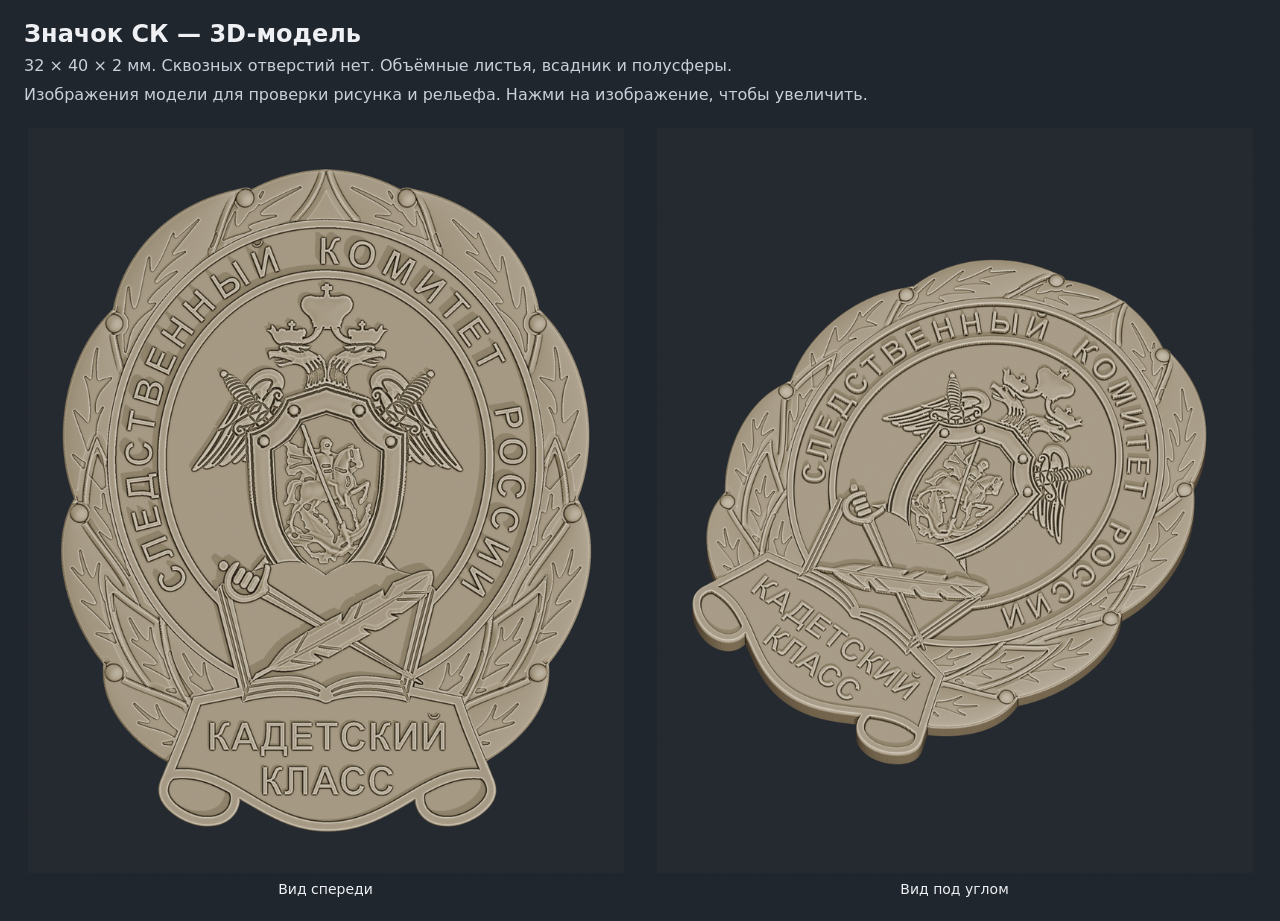
<file: index.html>
<!doctype html>
<html lang="ru"><head><meta charset="utf-8"><meta name="viewport" content="width=device-width,initial-scale=1"><title>Значок СК — 3D-модель</title>
<style>*{box-sizing:border-box}body{margin:0;background:#20262e;color:#eef0f3;font:16px system-ui}header{padding:20px 24px 6px}h1{font-size:24px;margin:0 0 8px}p{margin:0 0 10px;color:#c9d0da}.views{display:grid;grid-template-columns:1fr 1fr;gap:18px;padding:8px 20px 24px;max-width:1700px;margin:auto}.views img{display:block;width:100%;max-height:calc(100vh - 155px);object-fit:contain}.views a{color:inherit;text-decoration:none}figcaption{text-align:center;margin-top:8px;font-size:14px}figure{margin:0}@media(max-width:700px){.views{grid-template-columns:1fr}.views img{max-height:85vh}h1{font-size:20px}}</style><link rel="stylesheet" href="viewer.css"></head>
<body><header><h1>Значок СК — 3D-модель</h1><p>32 × 40 × 2 мм. Сквозных отверстий нет. Объёмные листья, всадник и полусферы.</p><p>Изображения модели для проверки рисунка и рельефа. Нажми на изображение, чтобы увеличить.</p></header>
<main class="views"><figure><a href="badge-front-clean.png"><img src="badge-front-clean.png" alt="Значок СК, вид спереди"></a><figcaption>Вид спереди</figcaption></figure><figure><a href="badge-angle-clean.png"><img src="badge-angle-clean.png" alt="Значок СК, вид под углом"></a><figcaption>Вид под углом</figcaption></figure></main><script src="viewer.js"></script></body></html>
</file>
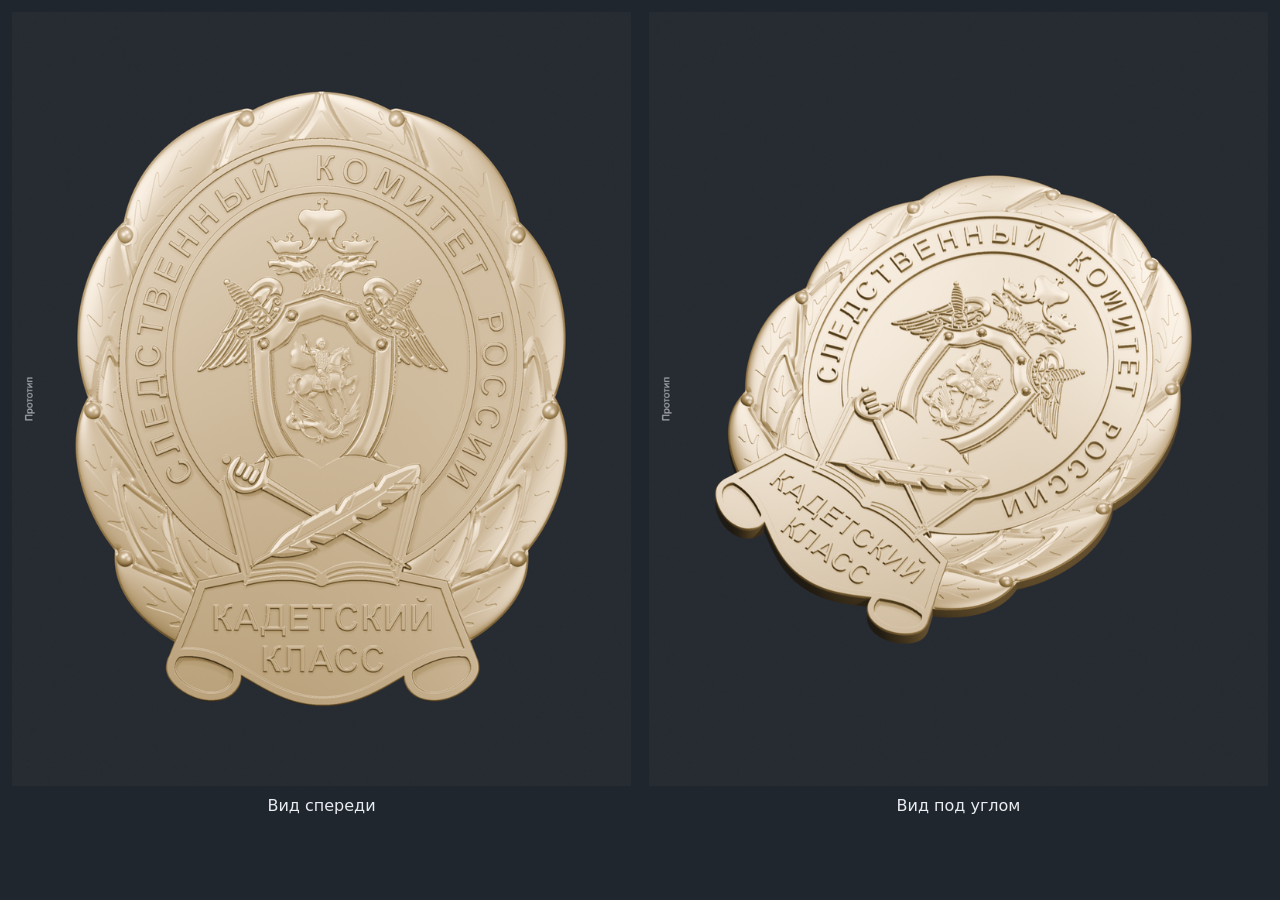
<file: prototype-v7/index.html>
<!doctype html><html lang="ru"><head><meta charset="utf-8"><meta name="viewport" content="width=device-width,initial-scale=1"><title>Значок СК — превью</title><link rel="stylesheet" href="../viewer.css"><style>body{margin:0;background:#20262e;color:#e9ecf1;font:16px system-ui}main{display:flex;gap:18px;max-width:1400px;padding:12px;margin:auto}figure{margin:0;flex:1}img{display:block;width:100%;height:auto}figcaption{text-align:center;padding:10px}@media(max-width:700px){main{display:block}}</style></head><body><main><figure><a href="front.png"><img src="front.png" alt="Значок спереди, Прототип слева вне композиции"></a><figcaption>Вид спереди</figcaption></figure><figure><a href="angle.png"><img src="angle.png" alt="Значок под углом, Прототип сбоку"></a><figcaption>Вид под углом</figcaption></figure></main><script src="../viewer.js"></script></body></html>
</file>
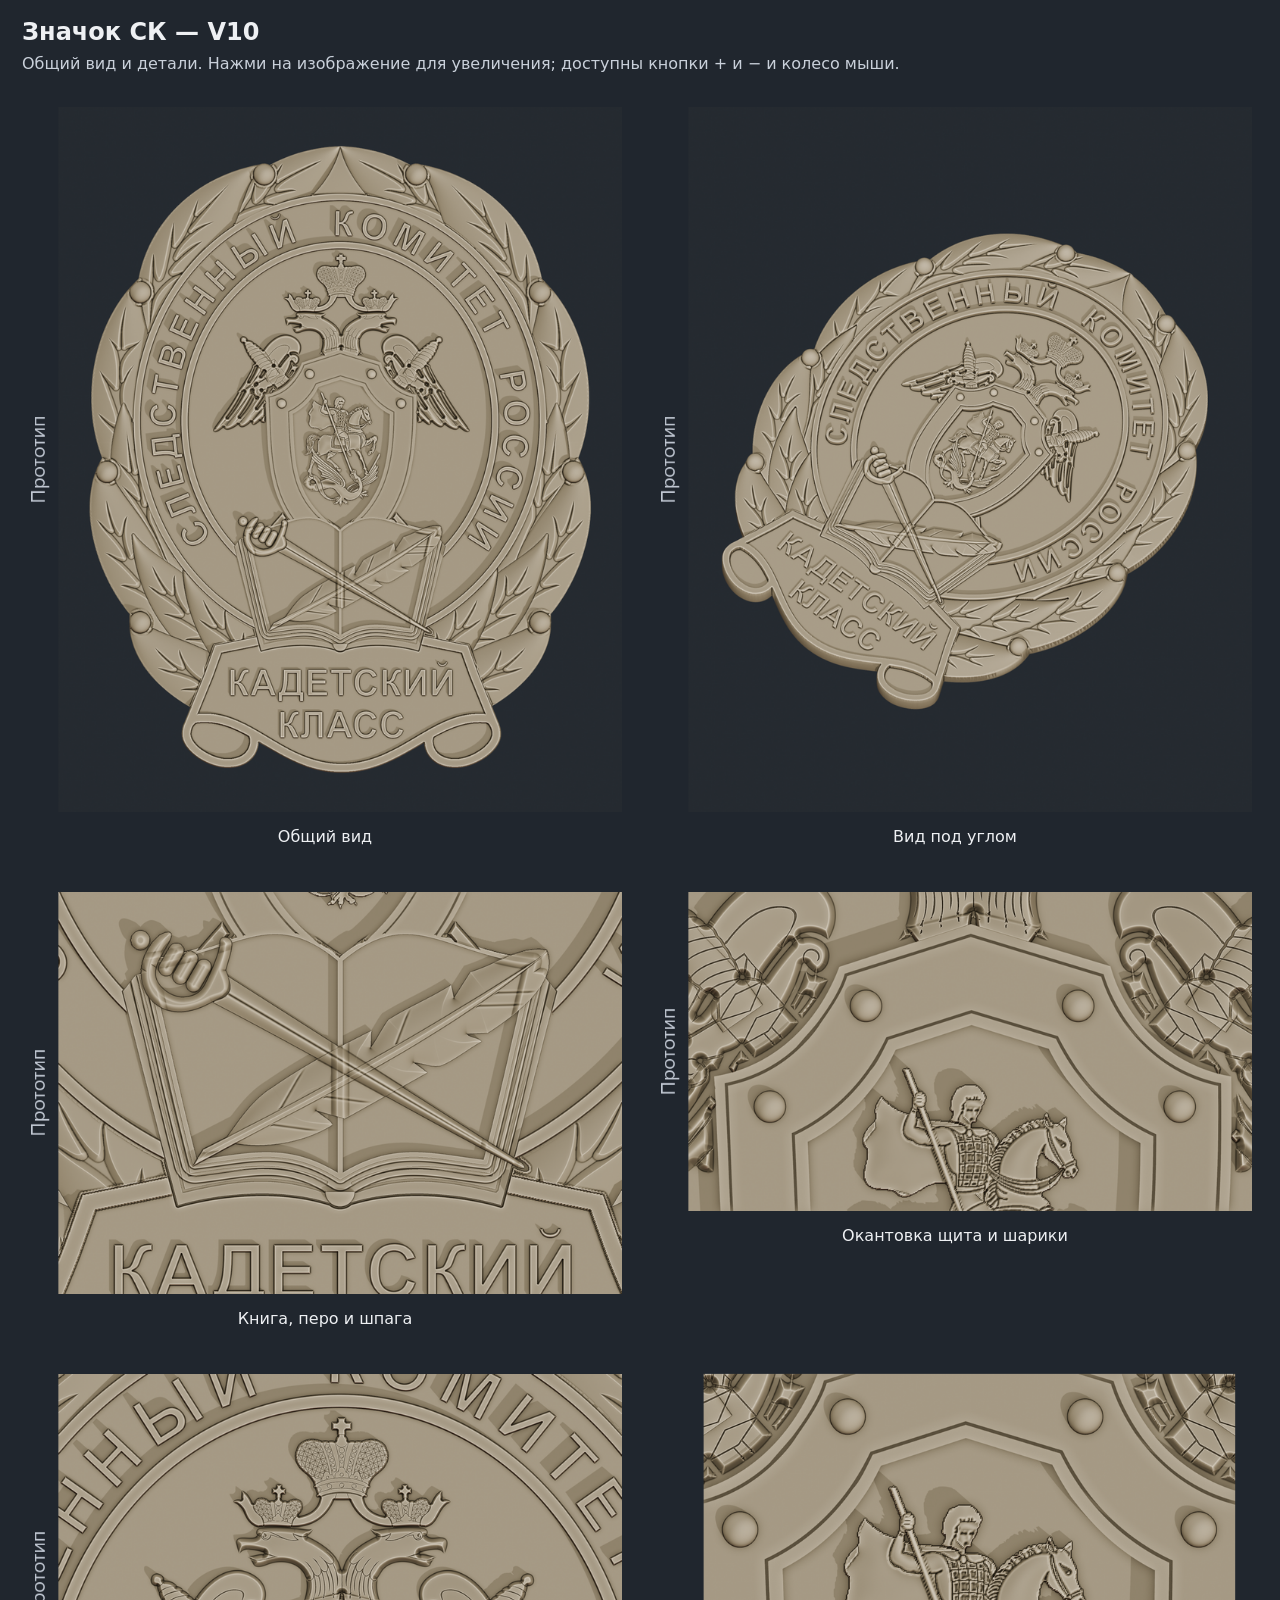
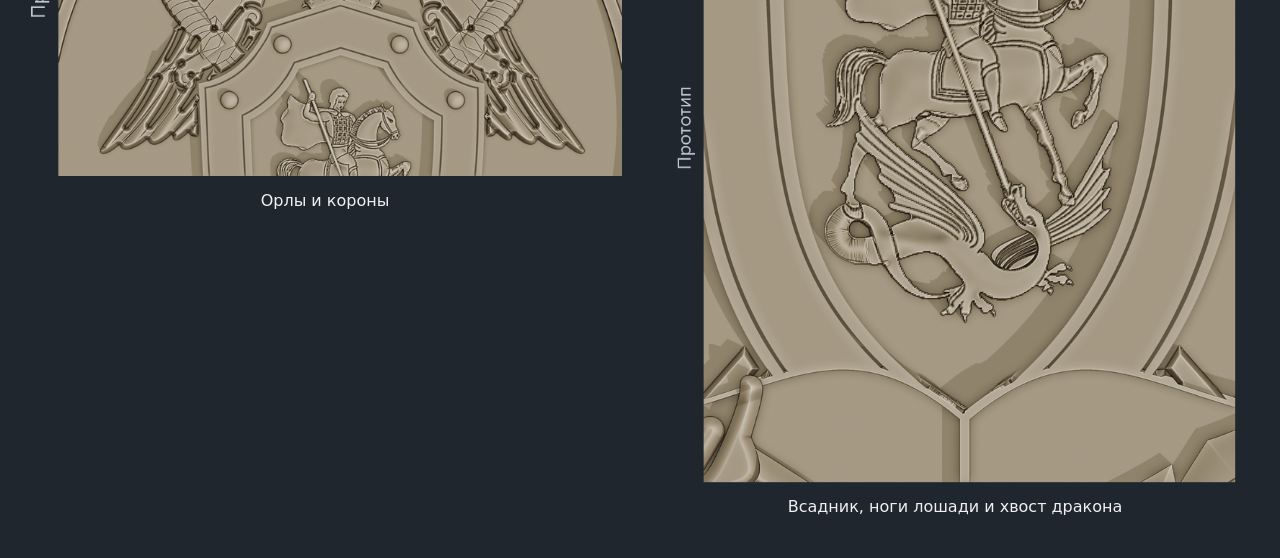
<file: v10/index.html>
<!doctype html><html lang="ru" translate="no"><head><meta charset="utf-8"><meta name="viewport" content="width=device-width,initial-scale=1"><title>Значок СК — V10</title><style>
*{box-sizing:border-box}body{margin:0;background:#20262e;color:#eef0f3;font:16px system-ui}header{padding:18px 22px 8px;max-width:1400px;margin:auto}h1{margin:0 0 8px;font-size:24px}p{margin:0 0 8px;color:#c9d0da}.views{display:grid;grid-template-columns:repeat(2,minmax(0,1fr));gap:24px;max-width:1400px;padding:12px 22px 26px;margin:auto}figure{margin:0;min-width:0}.views img{display:block;width:100%;max-height:80vh;object-fit:contain}.views a{color:inherit;text-decoration:none}figcaption{text-align:center;margin:9px 0 16px}@media(max-width:700px){.views{grid-template-columns:1fr}}
.viewer{width:96vw;max-width:1450px;height:94vh;padding:0;border:1px solid #687383;border-radius:8px;background:#20262e;color:white}
.viewer::backdrop{background:#000c}
.toolbar{display:flex;align-items:center;justify-content:center;gap:10px;padding:12px;border-bottom:1px solid #46505e}
.toolbar button{font:inherit;background:#394554;color:white;border:1px solid #7a8798;border-radius:5px;padding:8px 16px;cursor:pointer}
.toolbar output{min-width:60px;text-align:center}
.stage{height:calc(100% - 65px);overflow:auto;padding:12px}
.stage img{display:block;max-width:none;height:auto;margin:auto}
</style></head><body><header><h1>Значок СК — V10</h1><p>Общий вид и детали. Нажми на изображение для увеличения; доступны кнопки + и − и колесо мыши.</p></header><main class="views"><figure><a href="front.png"><img src="front.png" alt="Общий вид" loading="lazy"></a><figcaption>Общий вид</figcaption></figure><figure><a href="angle.png"><img src="angle.png" alt="Вид под углом" loading="lazy"></a><figcaption>Вид под углом</figcaption></figure><figure><a href="book.png"><img src="book.png" alt="Книга, перо и шпага" loading="lazy"></a><figcaption>Книга, перо и шпага</figcaption></figure><figure><a href="rivets.png"><img src="rivets.png" alt="Окантовка щита и шарики" loading="lazy"></a><figcaption>Окантовка щита и шарики</figcaption></figure><figure><a href="crest.png"><img src="crest.png" alt="Орлы и короны" loading="lazy"></a><figcaption>Орлы и короны</figcaption></figure><figure><a href="rider.png"><img src="rider.png" alt="Всадник, ноги лошади и хвост дракона" loading="lazy"></a><figcaption>Всадник, ноги лошади и хвост дракона</figcaption></figure></main><script src="viewer.js"></script></body></html>
</file>
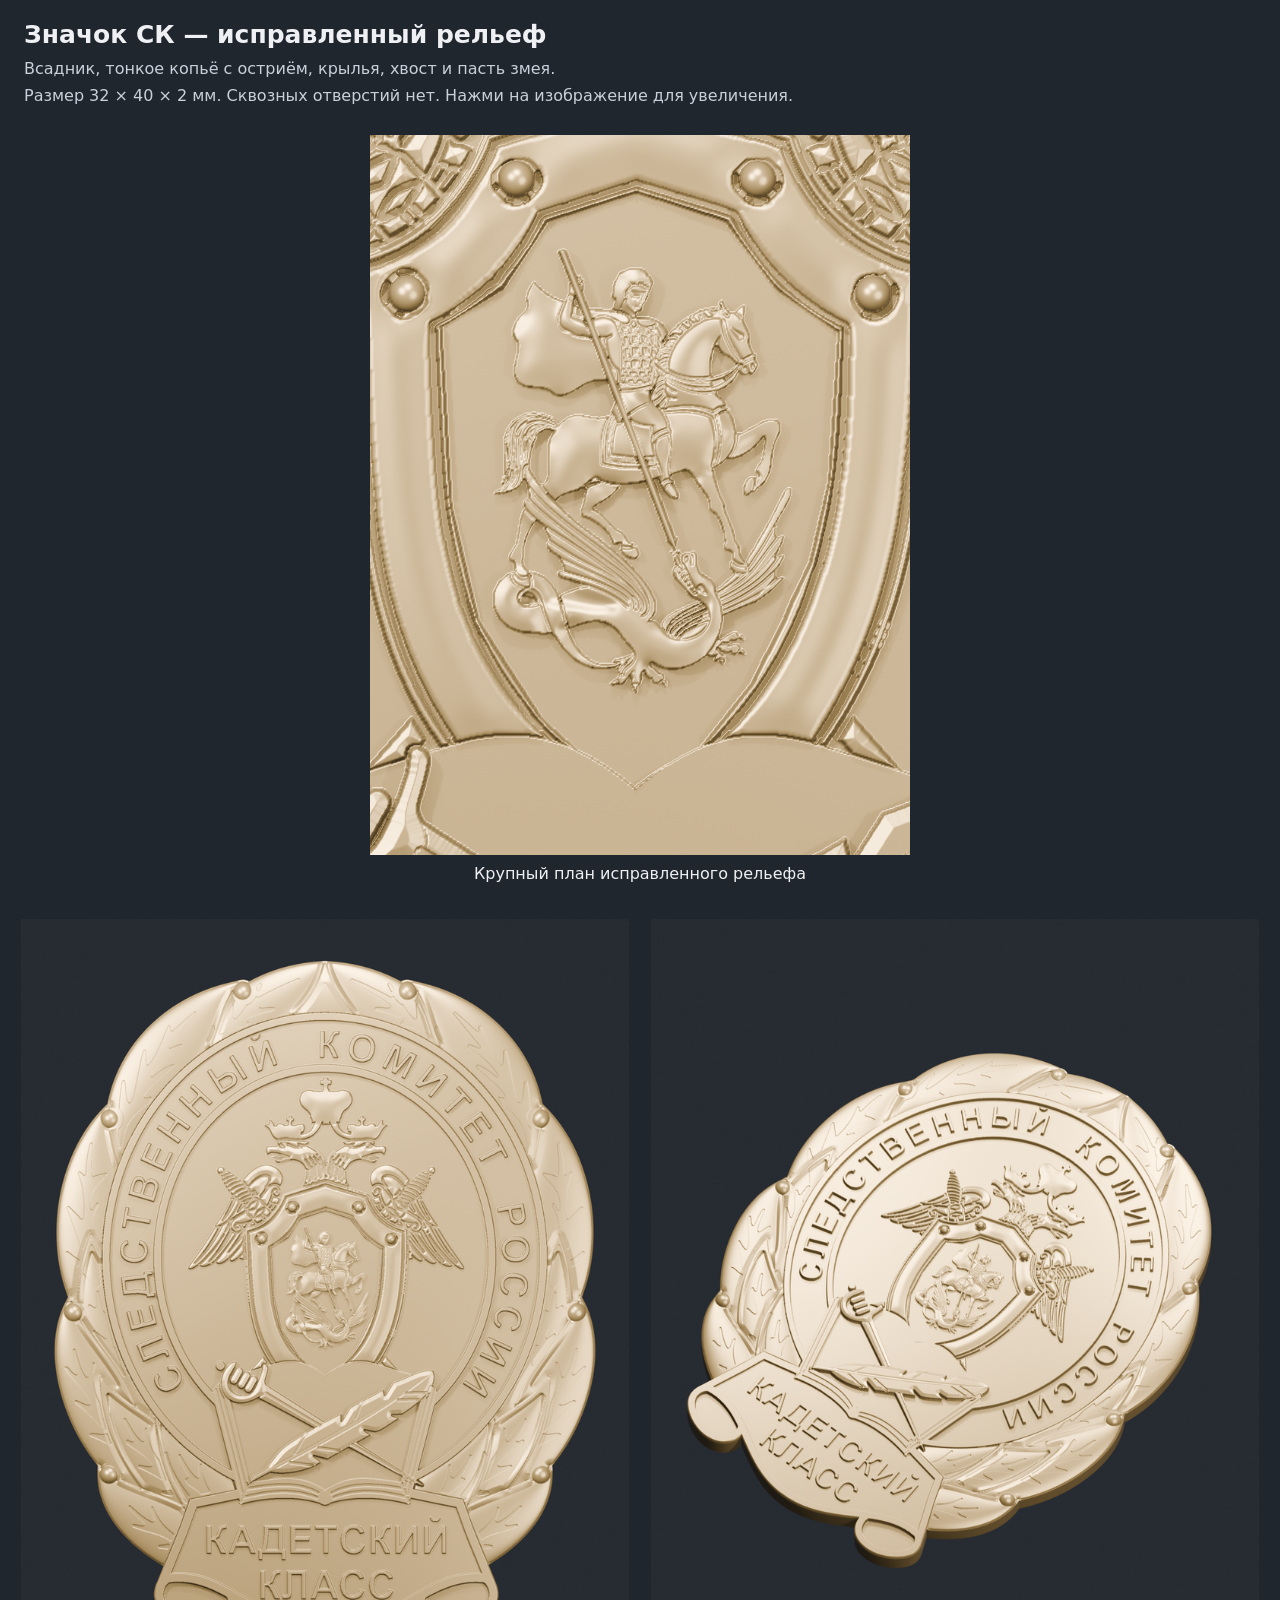
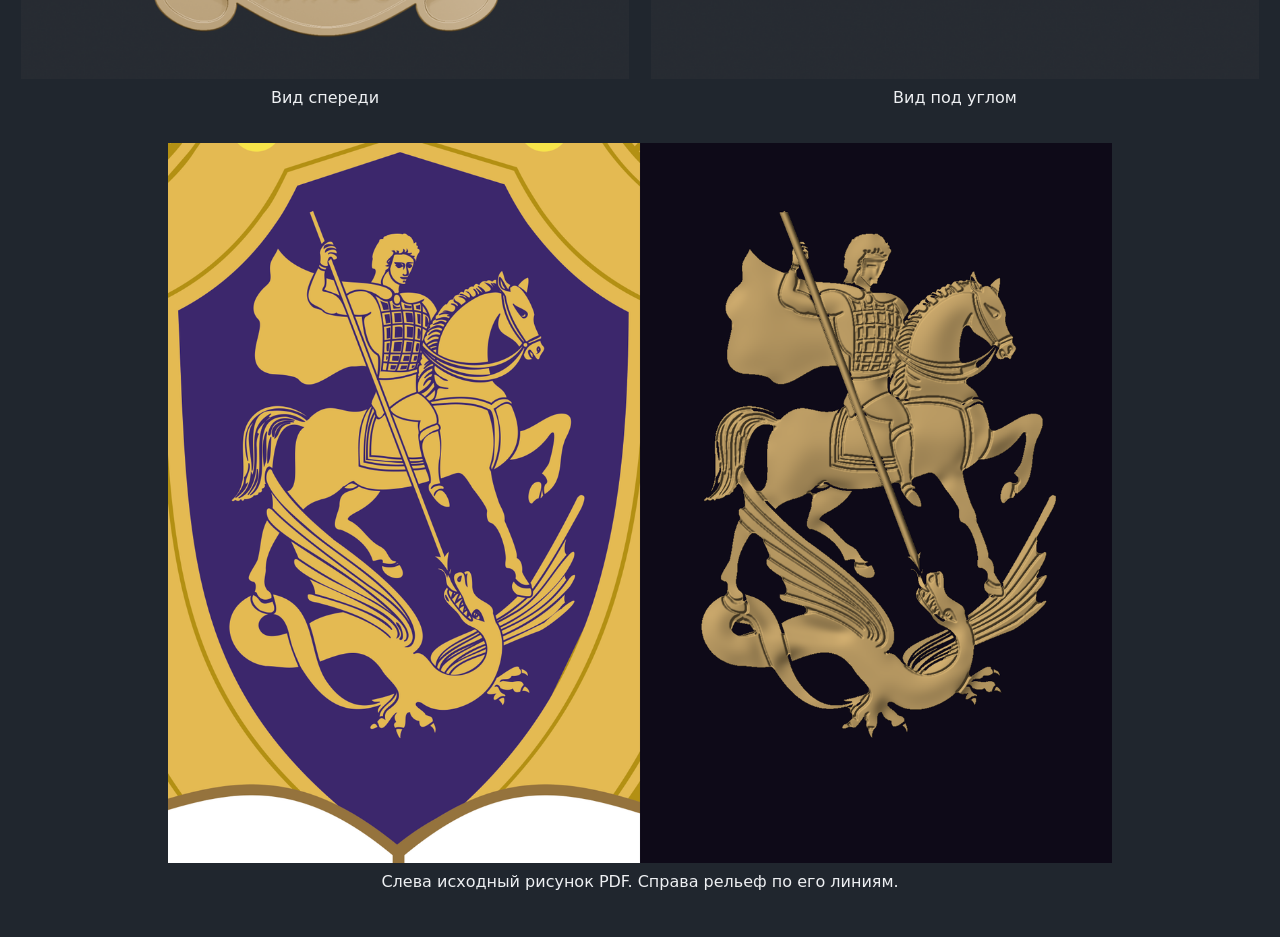
<file: v5/index.html>
<!doctype html>
<html lang="ru"><head><meta charset="utf-8"><meta name="viewport" content="width=device-width,initial-scale=1"><title>Значок СК — исправленный рельеф</title>
<link rel="stylesheet" href="../viewer.css"><style>*{box-sizing:border-box}body{margin:0;background:#20262e;color:#eef0f3;font:16px system-ui}header{padding:20px 24px 10px;max-width:1500px;margin:auto}h1{font-size:25px;margin:0 0 10px}p{margin:0 0 8px;color:#c9d0da}.views{display:grid;grid-template-columns:1fr 1fr;gap:20px;padding:12px 20px 30px;max-width:1500px;margin:auto}figure{margin:0}.views img{display:block;width:100%;max-height:760px;object-fit:contain}.views a{color:inherit;text-decoration:none}figcaption{text-align:center;margin:9px 0 16px;font-size:16px}.wide{grid-column:1/-1}.wide img{max-height:calc(100vh - 180px)}@media(max-width:700px){.views{grid-template-columns:1fr}.wide{grid-column:auto}}</style></head>
<body><header><h1>Значок СК — исправленный рельеф</h1><p>Всадник, тонкое копьё с остриём, крылья, хвост и пасть змея.</p><p>Размер 32 × 40 × 2 мм. Сквозных отверстий нет. Нажми на изображение для увеличения.</p></header>
<main class="views"><figure class="wide"><a href="rider.png"><img src="rider.png" alt="Исправленные всадник, копьё и змей крупным планом"></a><figcaption>Крупный план исправленного рельефа</figcaption></figure>
<figure><a href="front.png"><img src="front.png" alt="Значок, общий вид спереди"></a><figcaption>Вид спереди</figcaption></figure><figure><a href="angle.png"><img src="angle.png" alt="Значок под углом"></a><figcaption>Вид под углом</figcaption></figure>
<figure class="wide"><a href="comparison.png"><img src="comparison.png" alt="Исходный вектор слева и новый рельеф справа"></a><figcaption>Слева исходный рисунок PDF. Справа рельеф по его линиям.</figcaption></figure></main><script src="../viewer.js"></script></body></html>
</file>
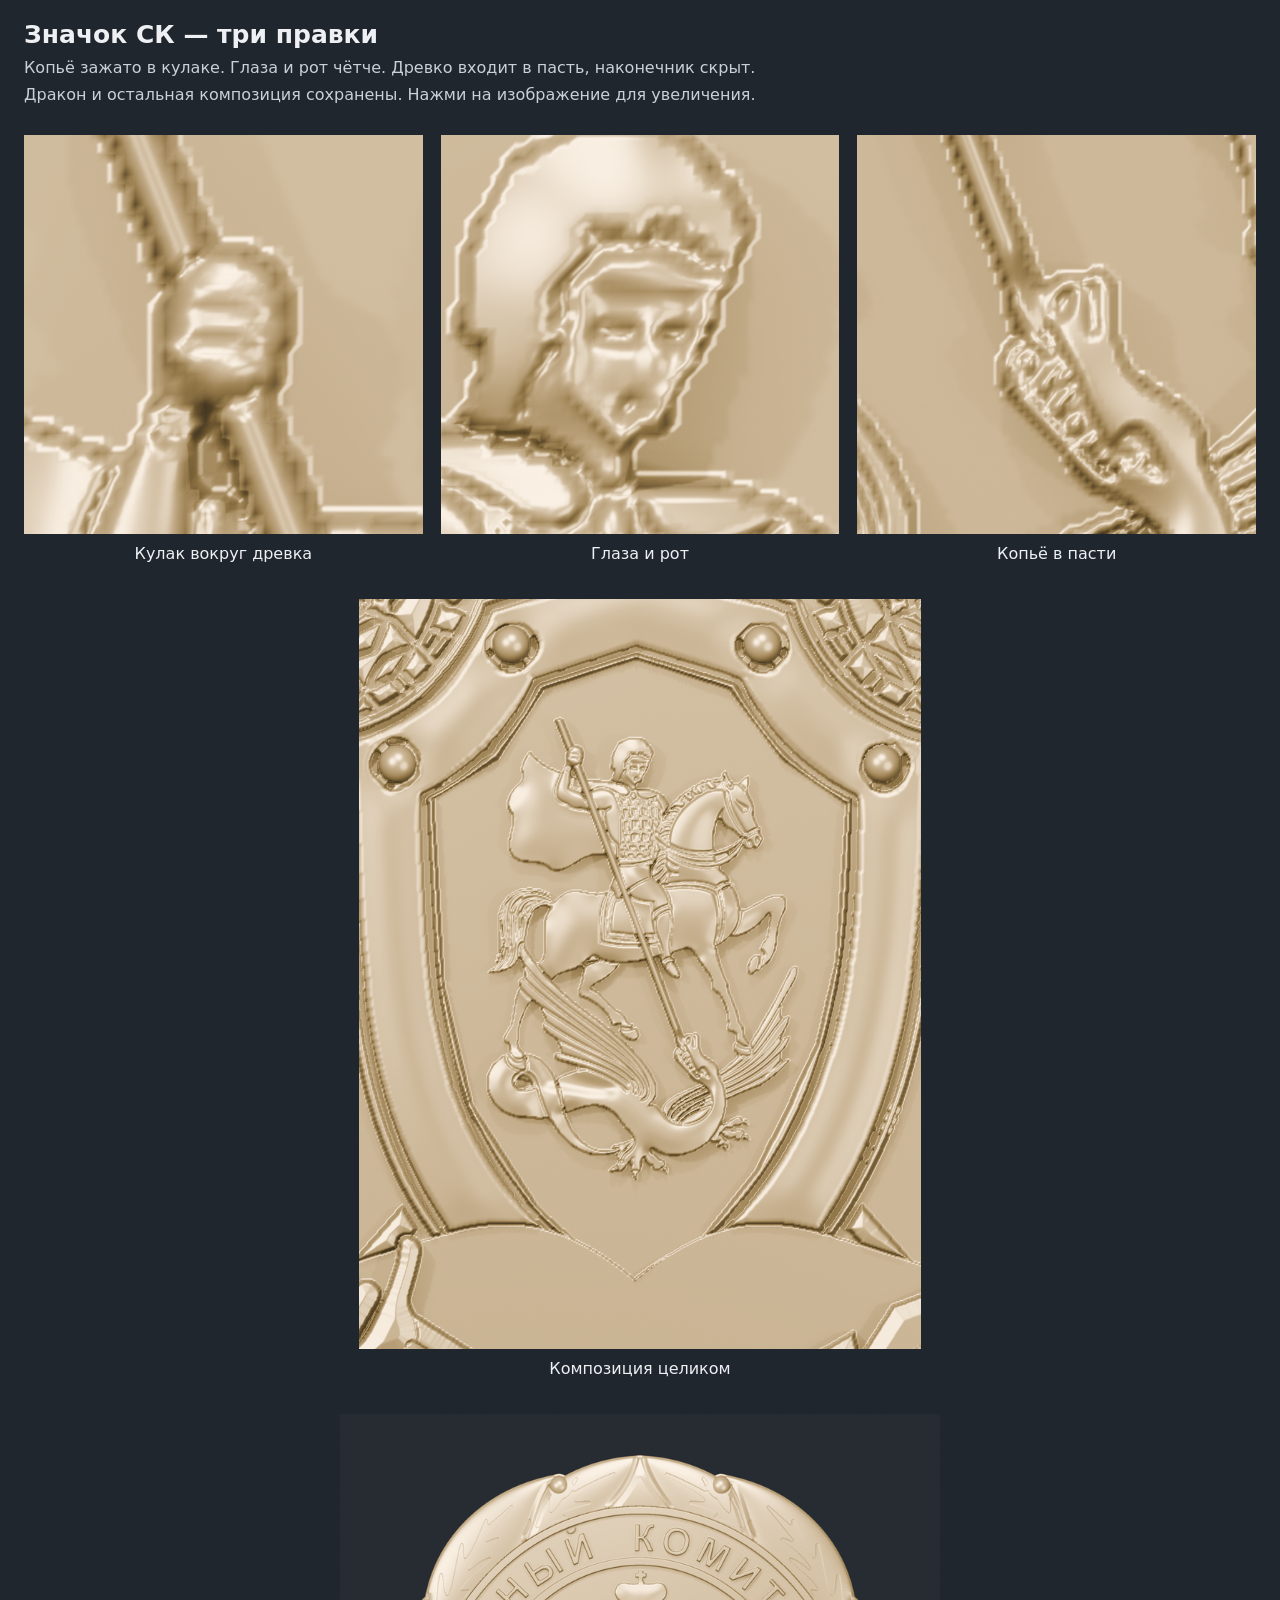
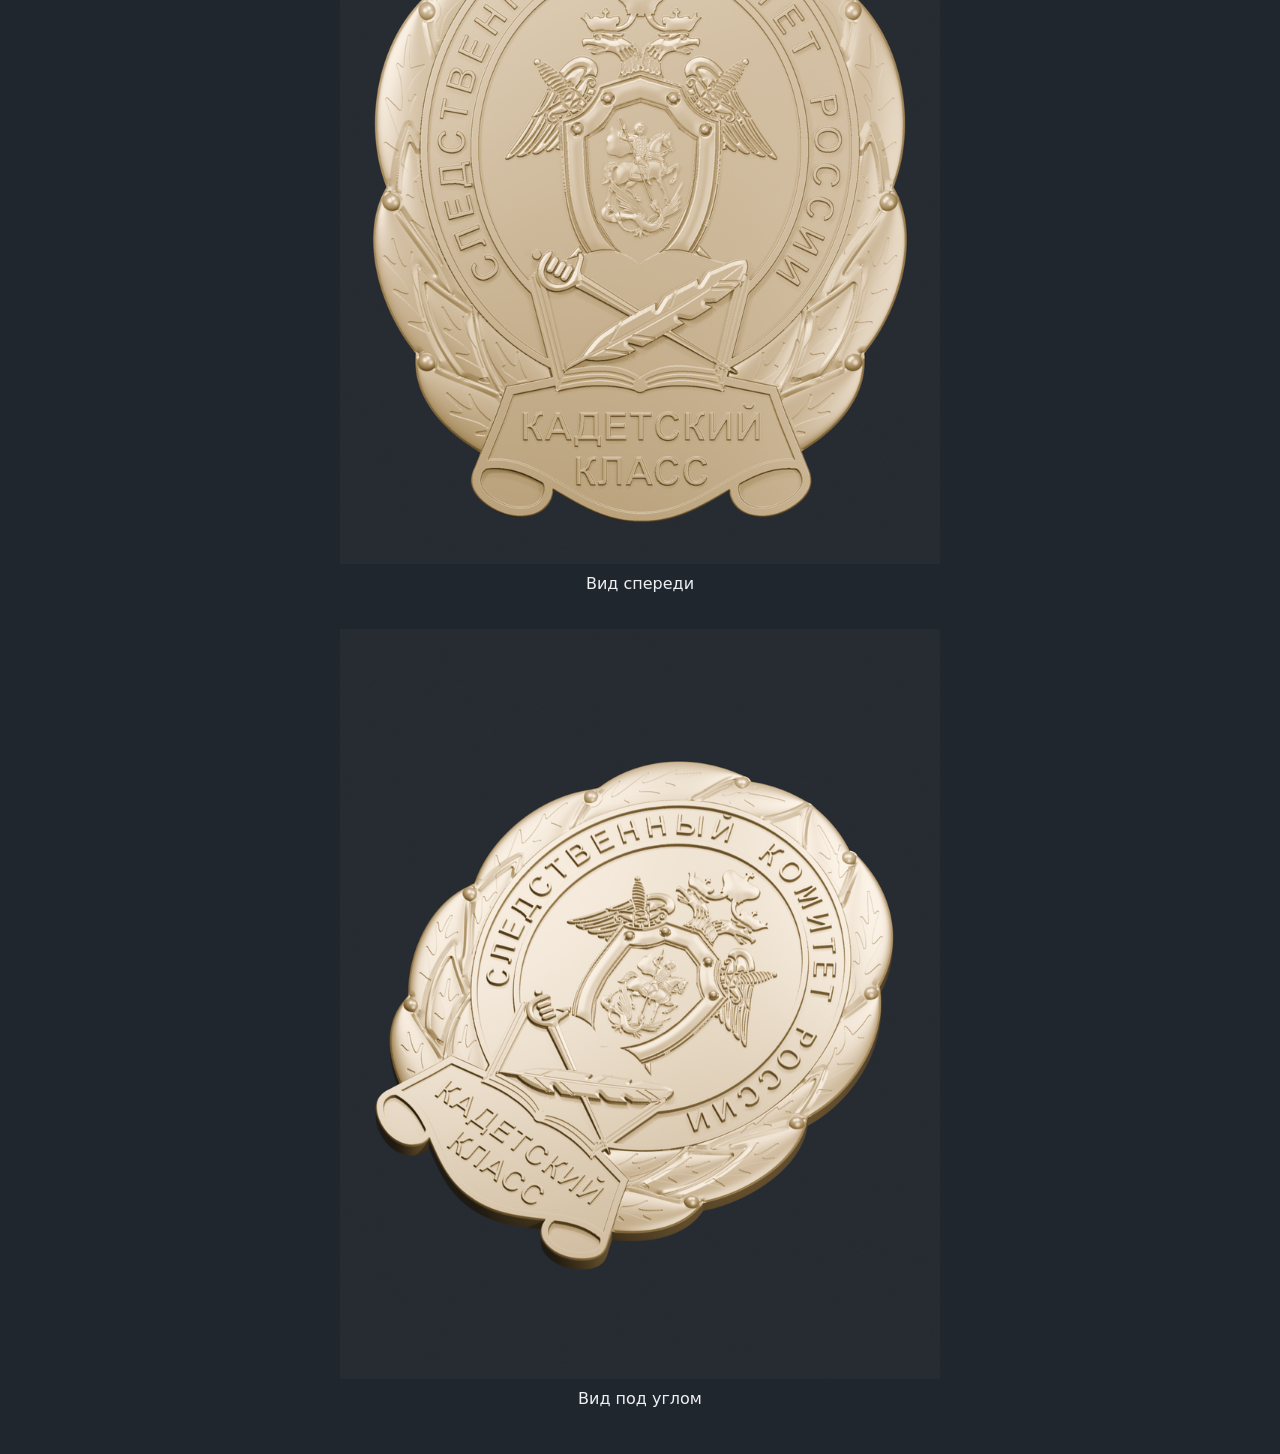
<file: v6/index.html>
<!doctype html><html lang="ru"><head><meta charset="utf-8"><meta name="viewport" content="width=device-width,initial-scale=1"><title>Значок СК — три правки</title><link rel="stylesheet" href="../viewer.css"><style>*{box-sizing:border-box}body{margin:0;background:#20262e;color:#eef0f3;font:16px system-ui}header{padding:20px 24px 8px;max-width:1550px;margin:auto}h1{margin:0 0 9px;font-size:25px}p{margin:0 0 8px;color:#c9d0da}.views{display:grid;grid-template-columns:repeat(3,1fr);gap:18px;max-width:1550px;padding:15px 24px 28px;margin:auto}figure{margin:0}.views img{display:block;width:100%;max-height:calc(100vh - 190px);object-fit:contain}.views a{color:inherit;text-decoration:none}figcaption{text-align:center;margin:10px 0 18px}.whole{grid-column:1/-1}.whole img{max-height:750px}@media(max-width:700px){.views{grid-template-columns:1fr}.whole{grid-column:auto}}</style></head><body><header><h1>Значок СК — три правки</h1><p>Копьё зажато в кулаке. Глаза и рот чётче. Древко входит в пасть, наконечник скрыт.</p><p>Дракон и остальная композиция сохранены. Нажми на изображение для увеличения.</p></header><main class="views">
<figure><a href="hand.png"><img src="hand.png" alt="Копьё зажато в кулаке"></a><figcaption>Кулак вокруг древка</figcaption></figure>
<figure><a href="face.png"><img src="face.png" alt="Более чёткие глаза и рот всадника"></a><figcaption>Глаза и рот</figcaption></figure>
<figure><a href="mouth.png"><img src="mouth.png" alt="Древко входит в пасть дракона без видимого наконечника"></a><figcaption>Копьё в пасти</figcaption></figure>
<figure class="whole"><a href="rider.png"><img src="rider.png" alt="Всадник и дракон после трёх правок"></a><figcaption>Композиция целиком</figcaption></figure>
<figure class="whole"><a href="front.png"><img src="front.png" alt="Общий вид значка спереди"></a><figcaption>Вид спереди</figcaption></figure>
<figure class="whole"><a href="angle.png"><img src="angle.png" alt="Общий вид значка под углом"></a><figcaption>Вид под углом</figcaption></figure></main><script src="../viewer.js"></script></body></html>
</file>
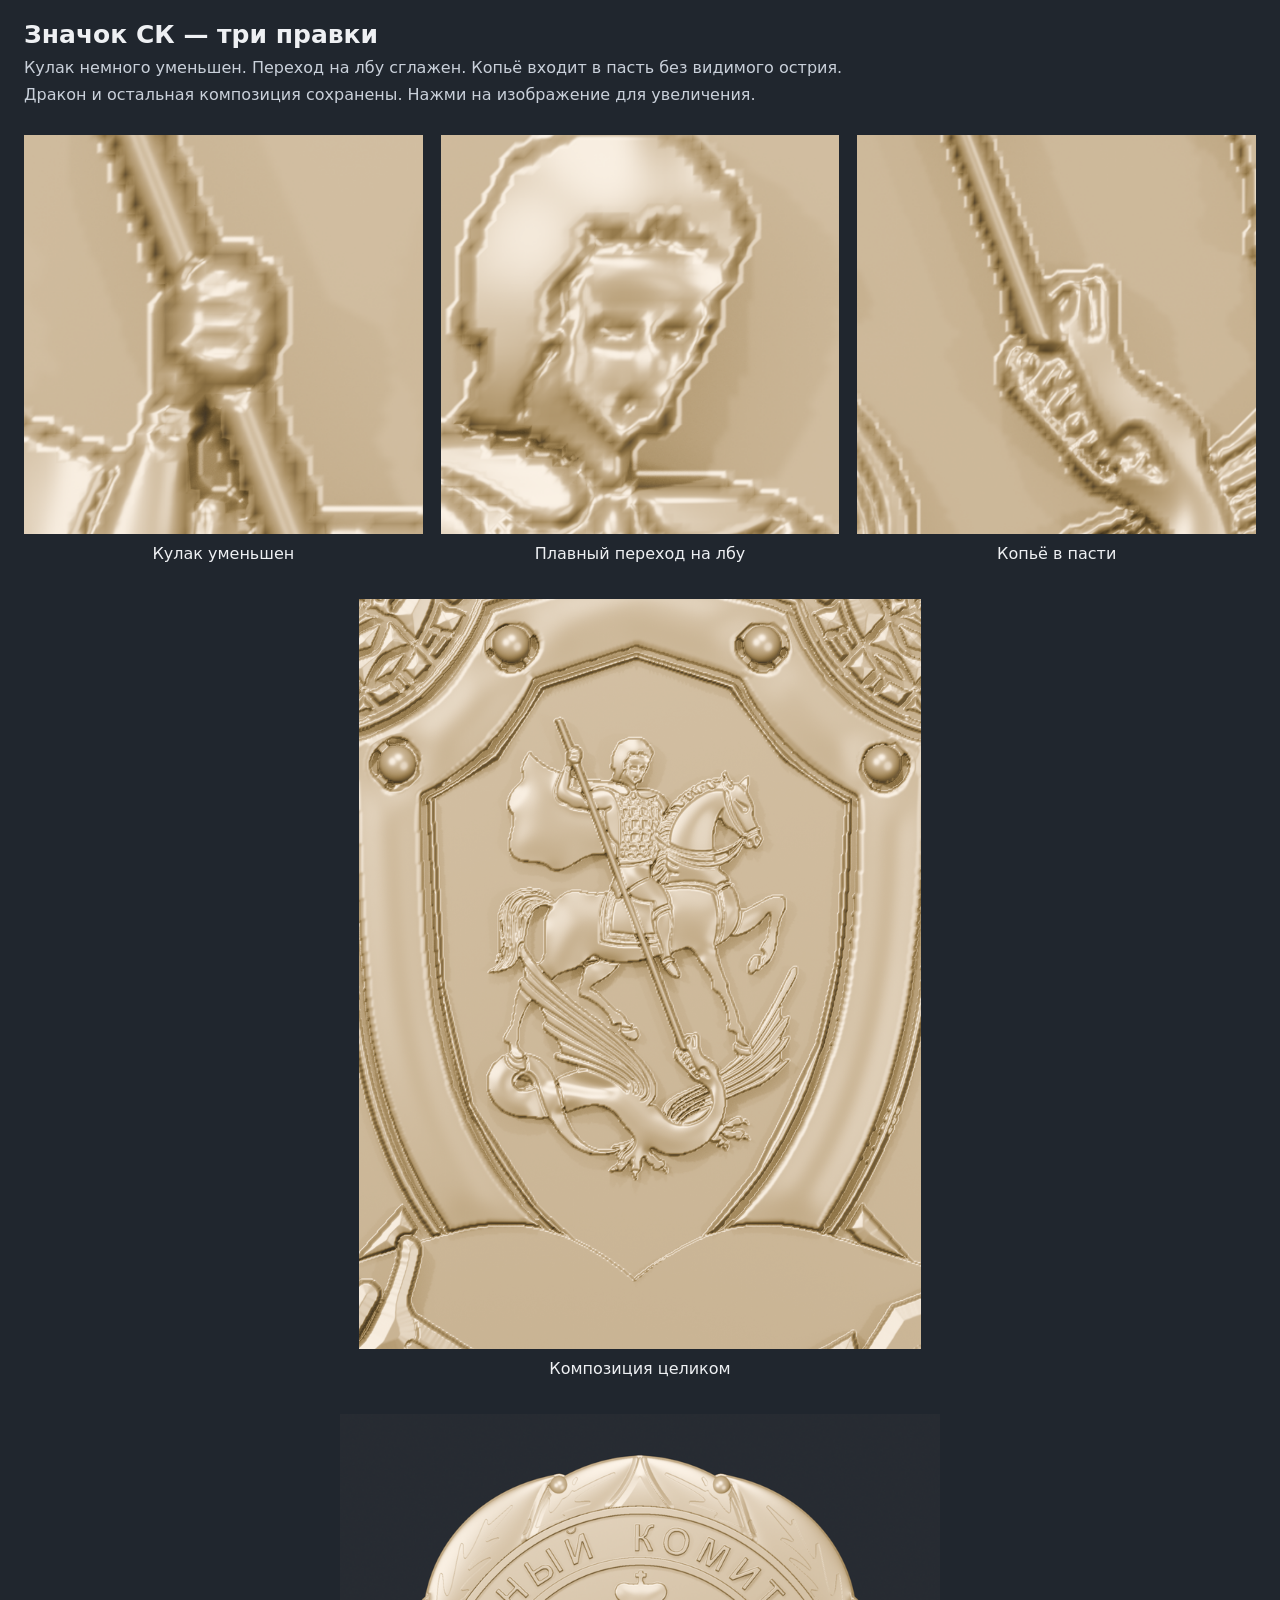
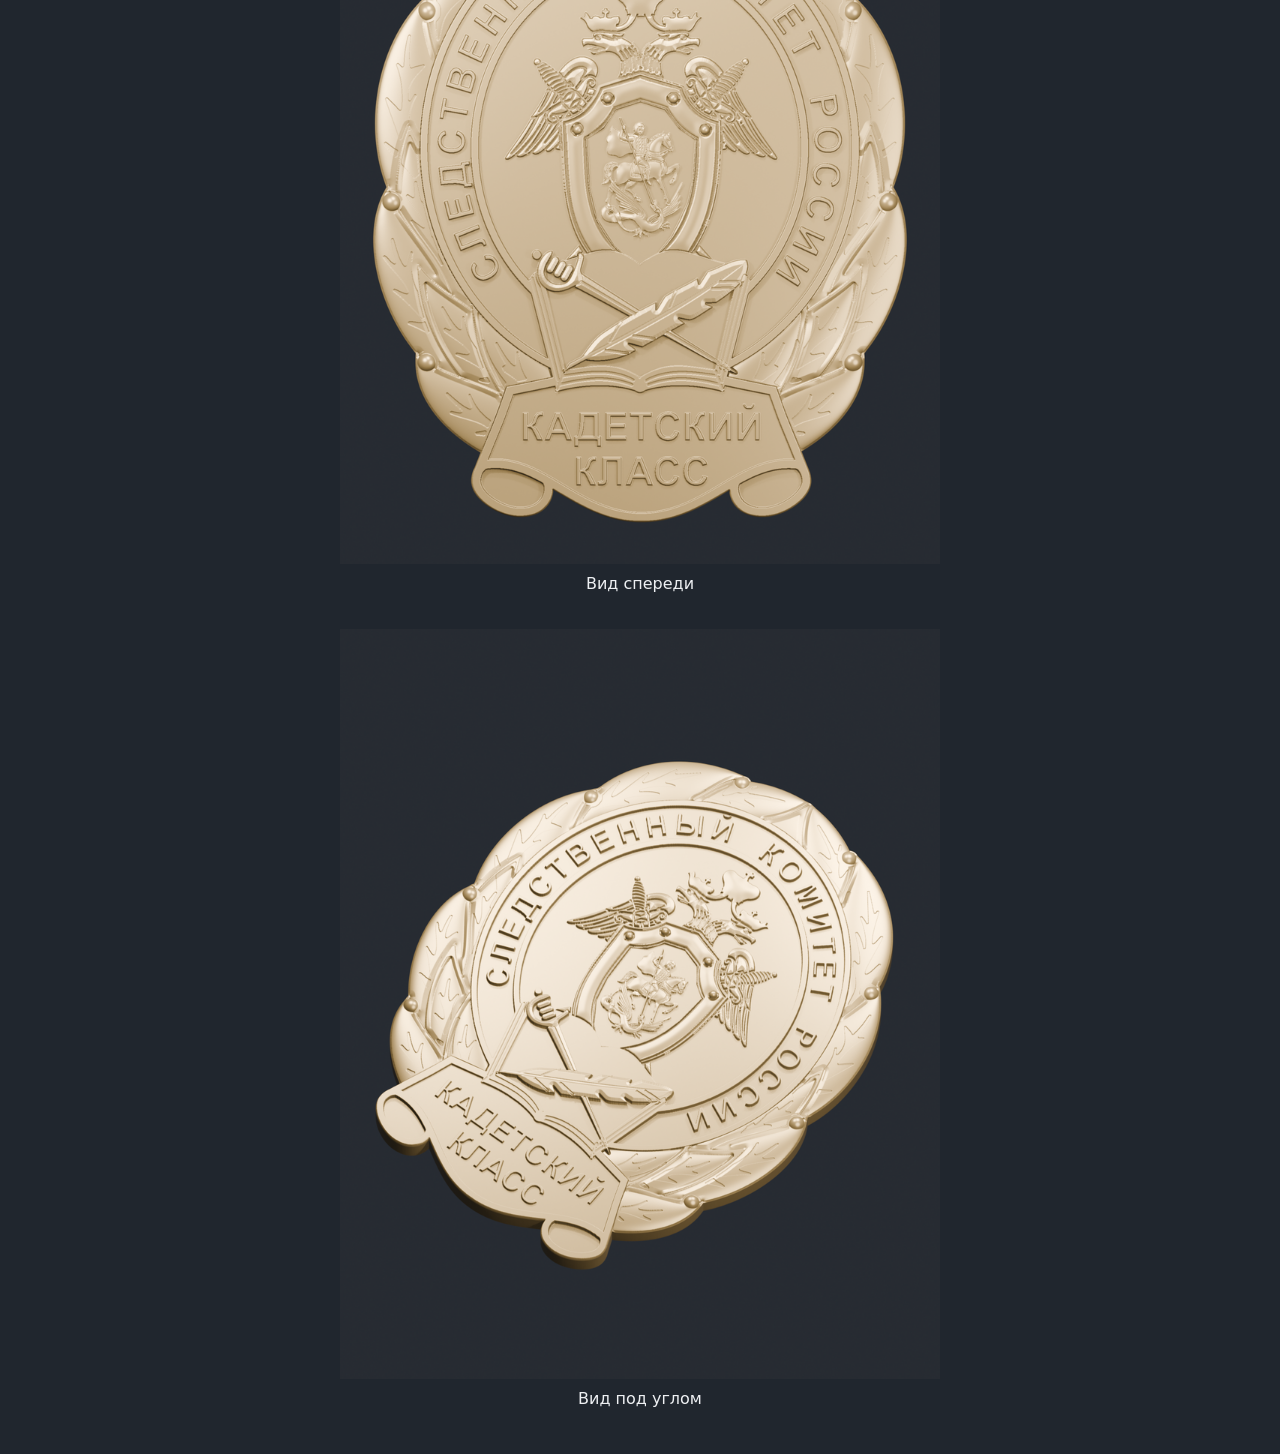
<file: v7/index.html>
<!doctype html><html lang="ru"><head><meta charset="utf-8"><meta name="viewport" content="width=device-width,initial-scale=1"><title>Значок СК — три правки</title><link rel="stylesheet" href="../viewer.css"><style>*{box-sizing:border-box}body{margin:0;background:#20262e;color:#eef0f3;font:16px system-ui}header{padding:20px 24px 8px;max-width:1550px;margin:auto}h1{margin:0 0 9px;font-size:25px}p{margin:0 0 8px;color:#c9d0da}.views{display:grid;grid-template-columns:repeat(3,1fr);gap:18px;max-width:1550px;padding:15px 24px 28px;margin:auto}figure{margin:0}.views img{display:block;width:100%;max-height:calc(100vh - 190px);object-fit:contain}.views a{color:inherit;text-decoration:none}figcaption{text-align:center;margin:10px 0 18px}.whole{grid-column:1/-1}.whole img{max-height:750px}@media(max-width:700px){.views{grid-template-columns:1fr}.whole{grid-column:auto}}</style></head><body><header><h1>Значок СК — три правки</h1><p>Кулак немного уменьшен. Переход на лбу сглажен. Копьё входит в пасть без видимого острия.</p><p>Дракон и остальная композиция сохранены. Нажми на изображение для увеличения.</p></header><main class="views">
<figure><a href="hand.png"><img src="hand.png" alt="Уменьшенный кулак вокруг древка"></a><figcaption>Кулак уменьшен</figcaption></figure>
<figure><a href="face.png"><img src="face.png" alt="Плавный переход на лбу всадника"></a><figcaption>Плавный переход на лбу</figcaption></figure>
<figure><a href="mouth.png"><img src="mouth.png" alt="Древко входит в пасть дракона без видимого наконечника"></a><figcaption>Копьё в пасти</figcaption></figure>
<figure class="whole"><a href="rider.png"><img src="rider.png" alt="Всадник и дракон после трёх правок"></a><figcaption>Композиция целиком</figcaption></figure>
<figure class="whole"><a href="front.png"><img src="front.png" alt="Общий вид значка спереди"></a><figcaption>Вид спереди</figcaption></figure>
<figure class="whole"><a href="angle.png"><img src="angle.png" alt="Общий вид значка под углом"></a><figcaption>Вид под углом</figcaption></figure></main><script src="../viewer.js"></script></body></html>
</file>
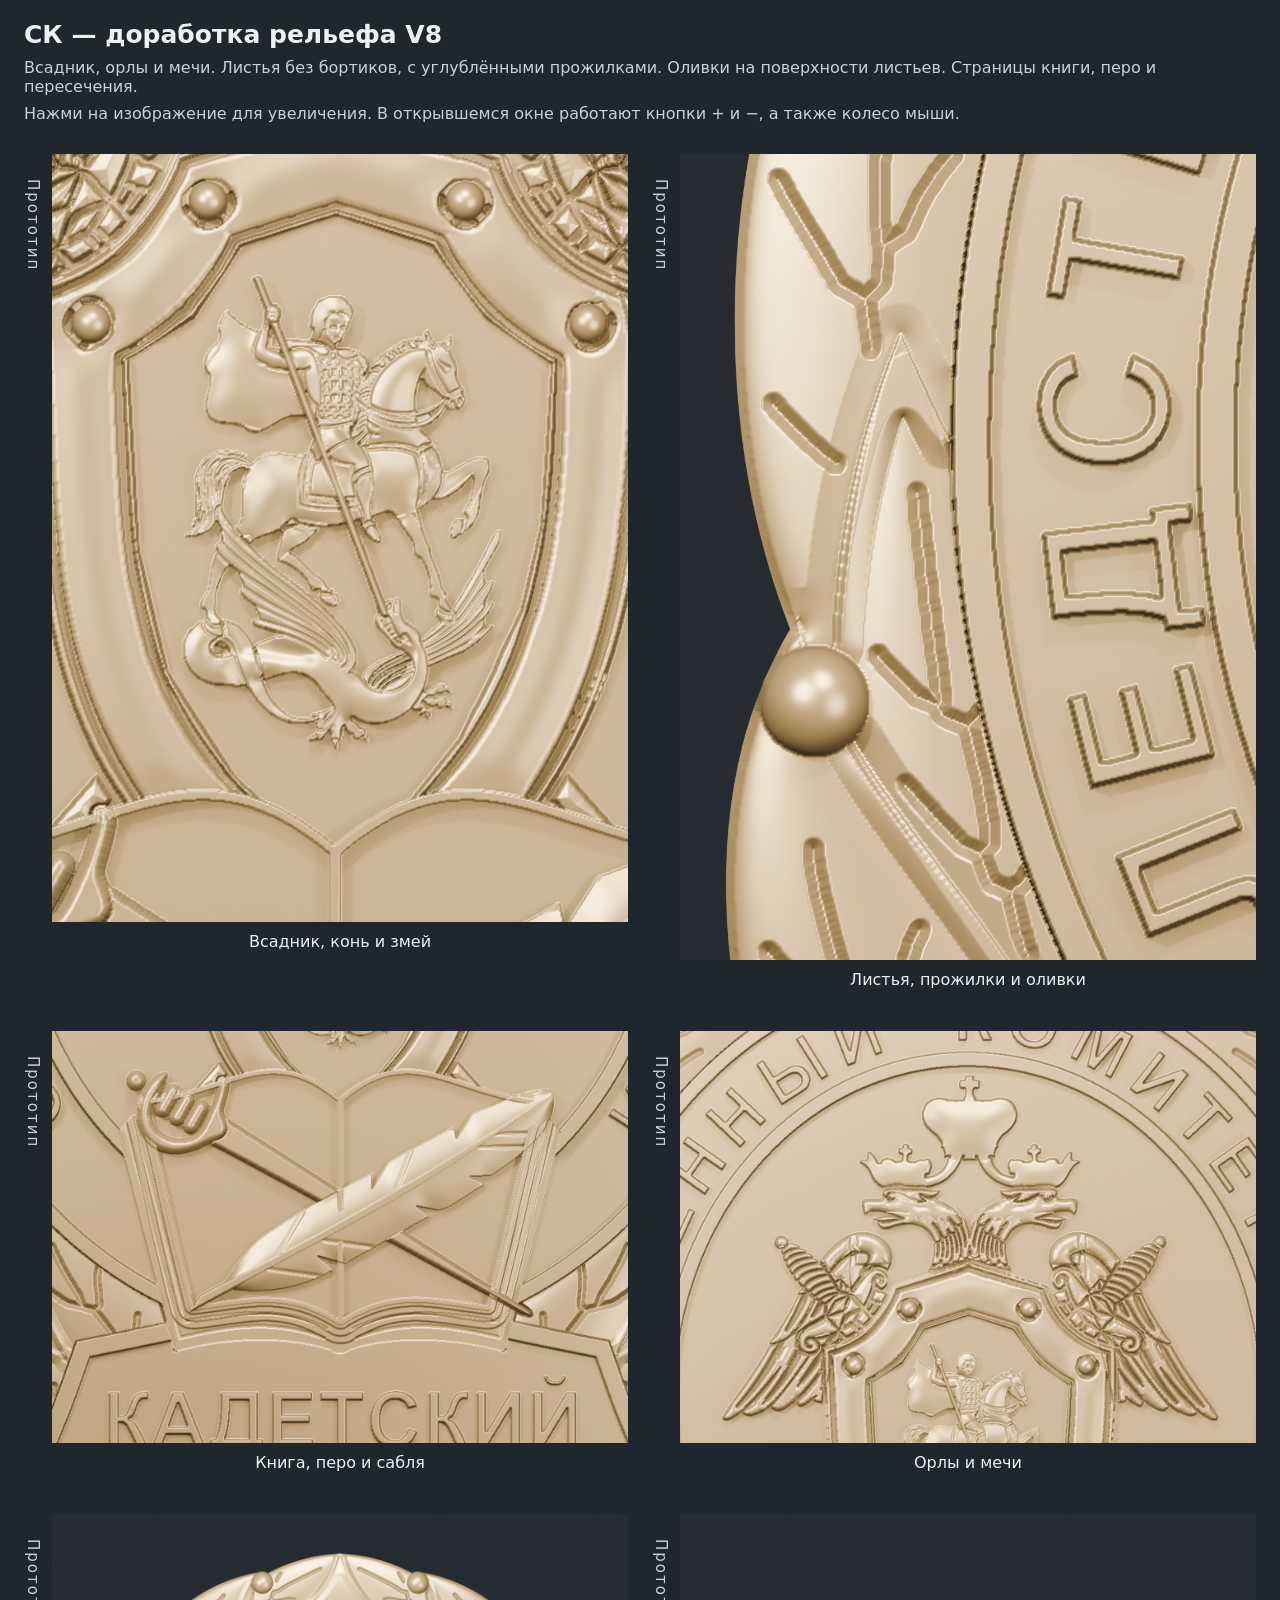
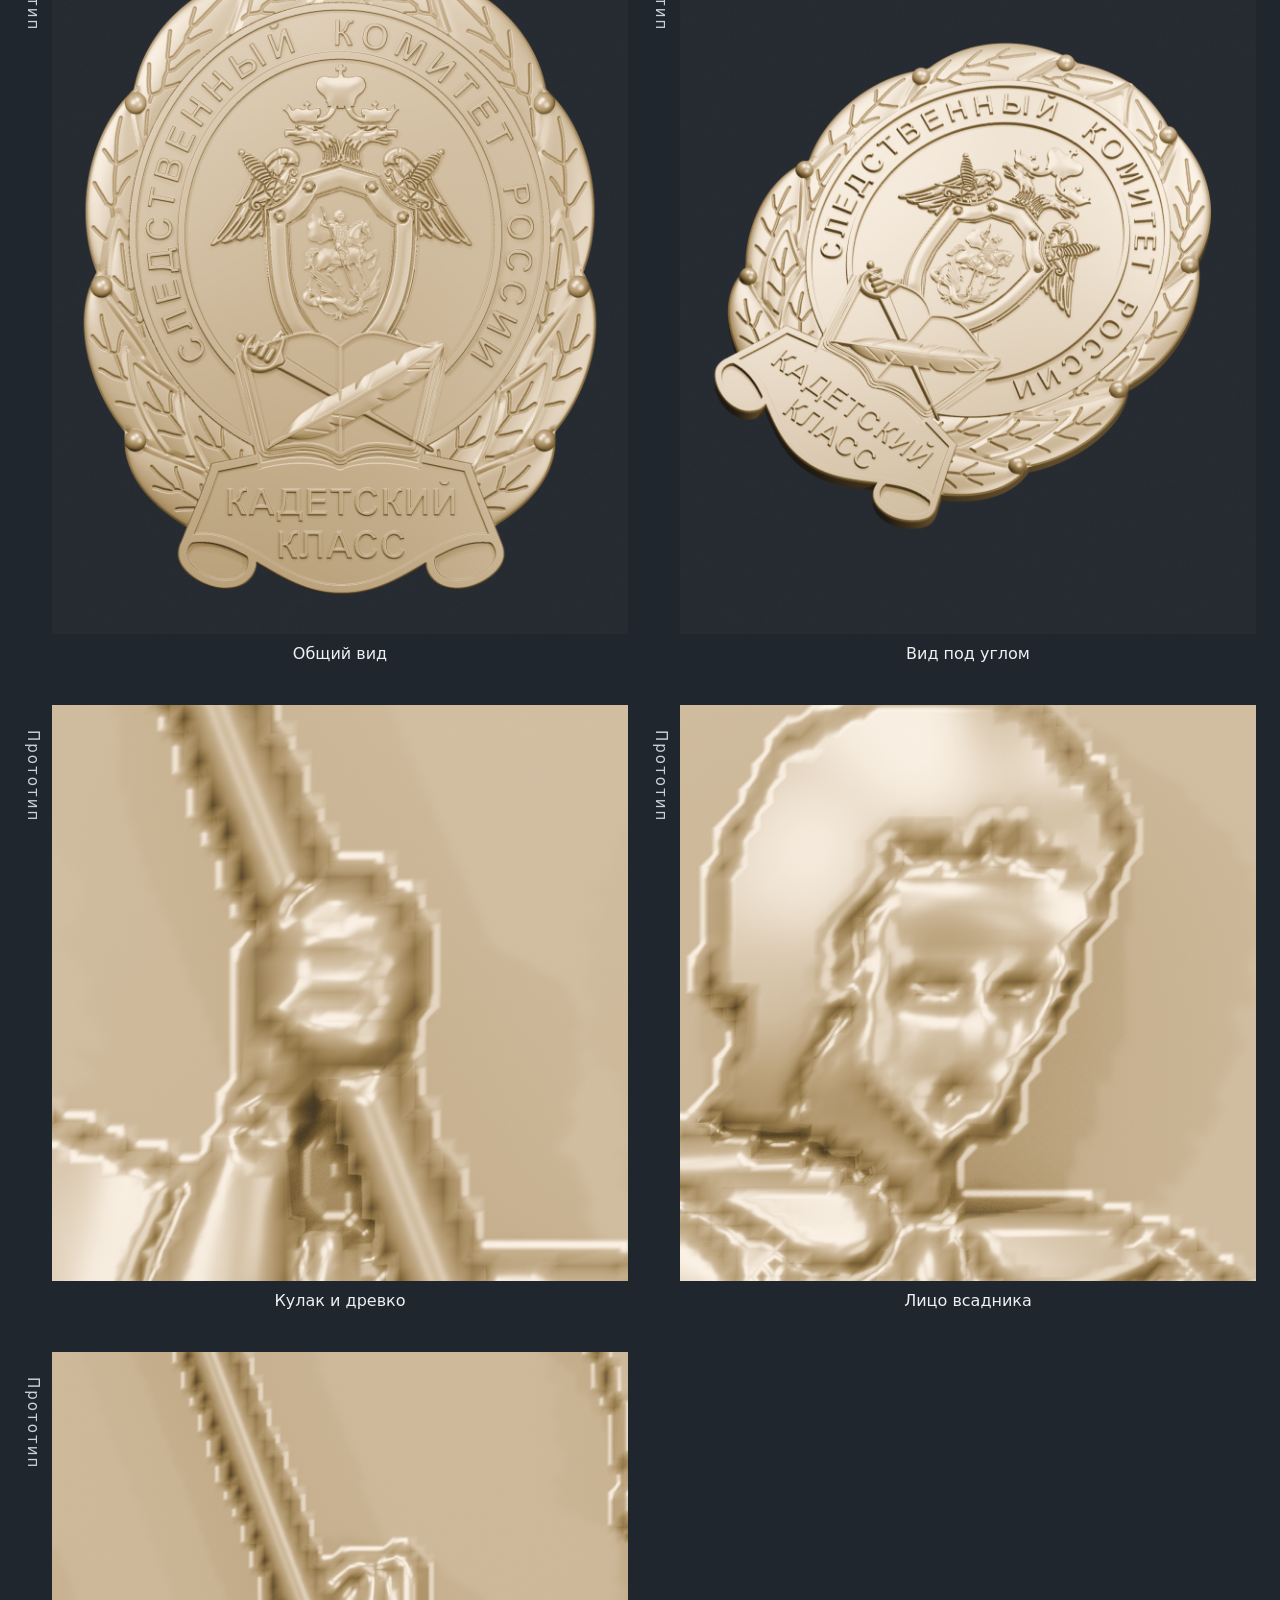
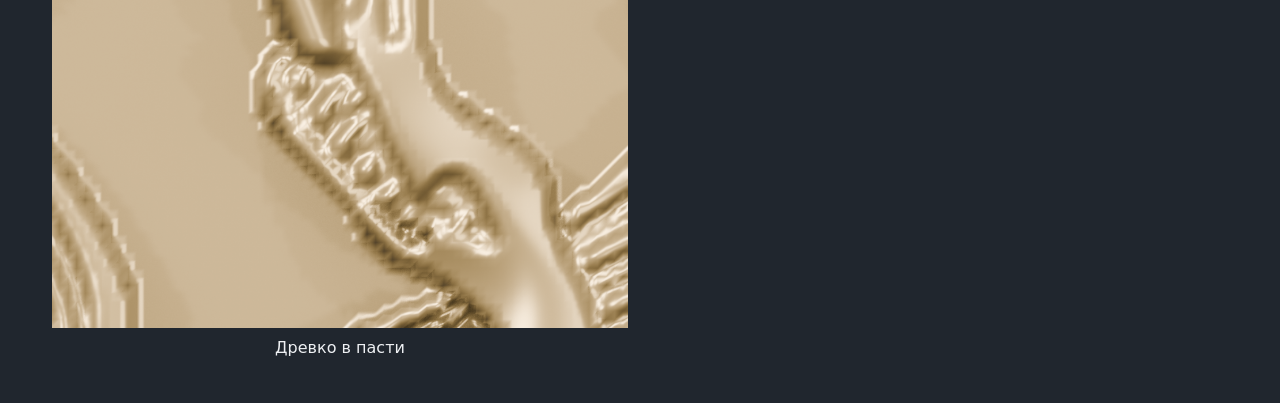
<file: v8/index.html>
<!doctype html><html lang="ru"><head><meta charset="utf-8"><meta name="viewport" content="width=device-width,initial-scale=1"><title>СК — доработка рельефа V8</title><link rel="stylesheet" href="../viewer.css"><style>*{box-sizing:border-box}body{margin:0;background:#20262e;color:#eef0f3;font:16px system-ui}header{padding:20px 24px 8px;max-width:1700px;margin:auto}h1{margin:0 0 9px;font-size:25px}p{margin:0 0 8px;color:#c9d0da}.views{display:grid;grid-template-columns:repeat(2,minmax(0,1fr));gap:24px;max-width:1700px;padding:15px 24px 28px;margin:auto}figure{margin:0;position:relative;padding-left:28px}figure:before{content:'Прототип';position:absolute;left:0;top:25px;writing-mode:vertical-rl;color:#c9d0da;letter-spacing:2px;font-size:15px}.views img{display:block;width:100%;max-height:880px;object-fit:contain}.views a{color:inherit;text-decoration:none}figcaption{text-align:center;margin:10px 0 18px}@media(max-width:700px){.views{grid-template-columns:1fr}}</style></head><body><header><h1>СК — доработка рельефа V8</h1><p>Всадник, орлы и мечи. Листья без бортиков, с углублёнными прожилками. Оливки на поверхности листьев. Страницы книги, перо и пересечения.</p><p>Нажми на изображение для увеличения. В открывшемся окне работают кнопки + и −, а также колесо мыши.</p></header><main class="views"><figure><a href="rider.png"><img src="rider.png" alt="Всадник, конь и змей"></a><figcaption>Всадник, конь и змей</figcaption></figure><figure><a href="leaves.png"><img src="leaves.png" alt="Листья, прожилки и оливки"></a><figcaption>Листья, прожилки и оливки</figcaption></figure><figure><a href="book.png"><img src="book.png" alt="Книга, перо и сабля"></a><figcaption>Книга, перо и сабля</figcaption></figure><figure><a href="crest.png"><img src="crest.png" alt="Орлы и мечи"></a><figcaption>Орлы и мечи</figcaption></figure><figure><a href="front.png"><img src="front.png" alt="Общий вид"></a><figcaption>Общий вид</figcaption></figure><figure><a href="angle.png"><img src="angle.png" alt="Вид под углом"></a><figcaption>Вид под углом</figcaption></figure><figure><a href="hand.png"><img src="hand.png" alt="Кулак и древко"></a><figcaption>Кулак и древко</figcaption></figure><figure><a href="face.png"><img src="face.png" alt="Лицо всадника"></a><figcaption>Лицо всадника</figcaption></figure><figure><a href="mouth.png"><img src="mouth.png" alt="Древко в пасти"></a><figcaption>Древко в пасти</figcaption></figure></main><script src="../viewer.js"></script></body></html>
</file>
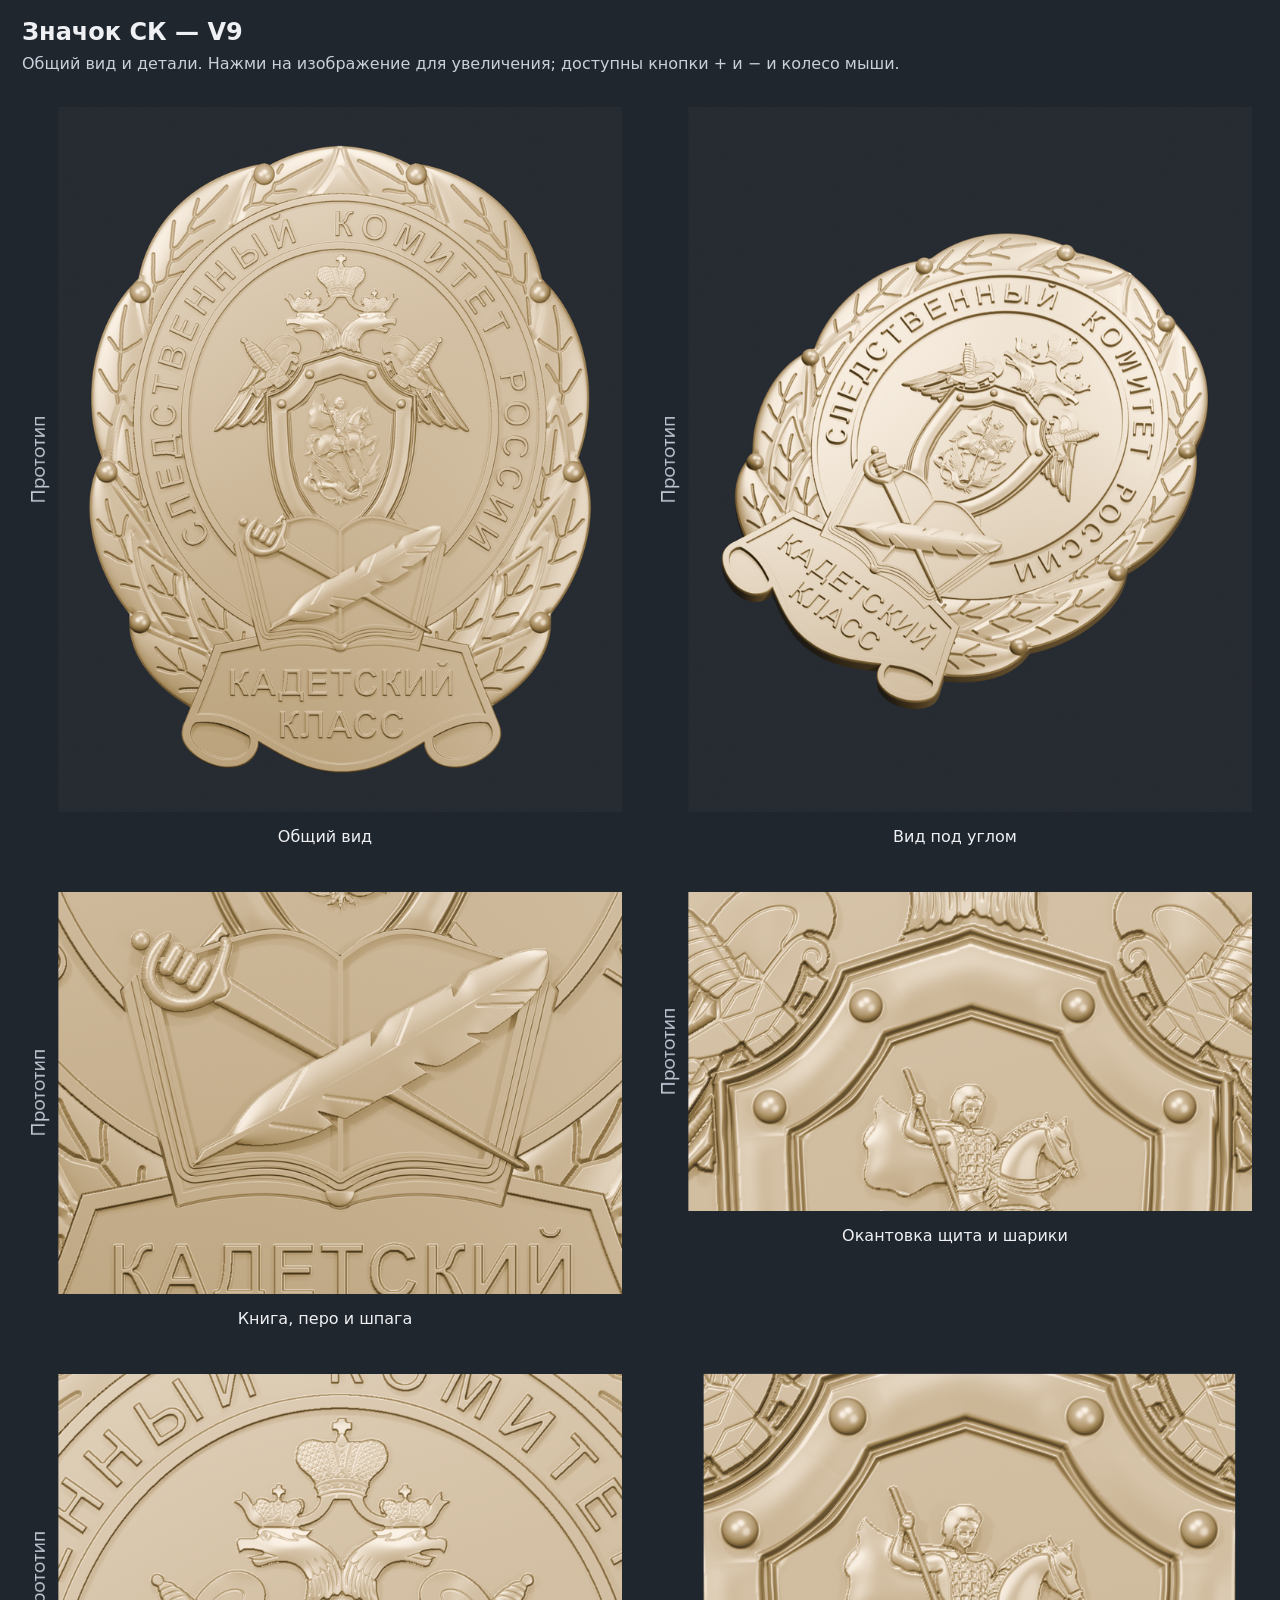
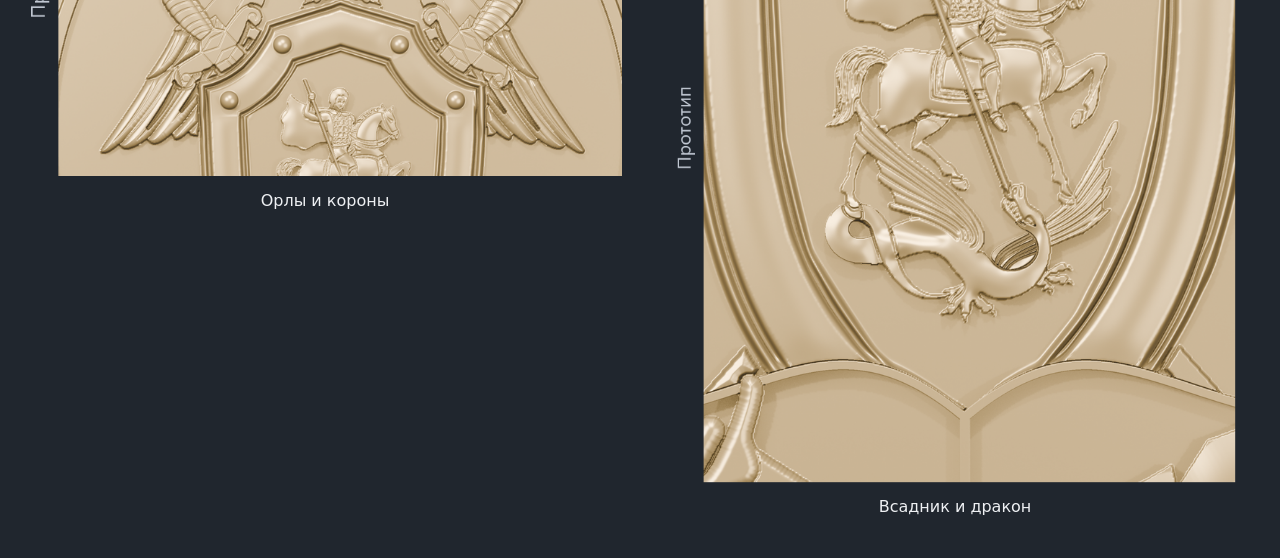
<file: v9/index.html>
<!doctype html><html lang="ru"><head><meta charset="utf-8"><meta name="viewport" content="width=device-width,initial-scale=1"><title>Значок СК — V9</title><style>
*{box-sizing:border-box}body{margin:0;background:#20262e;color:#eef0f3;font:16px system-ui}header{padding:18px 22px 8px;max-width:1400px;margin:auto}h1{margin:0 0 8px;font-size:24px}p{margin:0 0 8px;color:#c9d0da}.views{display:grid;grid-template-columns:repeat(2,minmax(0,1fr));gap:24px;max-width:1400px;padding:12px 22px 26px;margin:auto}figure{margin:0;min-width:0}.views img{display:block;width:100%;max-height:80vh;object-fit:contain}.views a{color:inherit;text-decoration:none}figcaption{text-align:center;margin:9px 0 16px}@media(max-width:700px){.views{grid-template-columns:1fr}}
.viewer{width:96vw;max-width:1450px;height:94vh;padding:0;border:1px solid #687383;border-radius:8px;background:#20262e;color:white}
.viewer::backdrop{background:#000c}
.toolbar{display:flex;align-items:center;justify-content:center;gap:10px;padding:12px;border-bottom:1px solid #46505e}
.toolbar button{font:inherit;background:#394554;color:white;border:1px solid #7a8798;border-radius:5px;padding:8px 16px;cursor:pointer}
.toolbar output{min-width:60px;text-align:center}
.stage{height:calc(100% - 65px);overflow:auto;padding:12px}
.stage img{display:block;max-width:none;height:auto;margin:auto}
</style></head><body><header><h1>Значок СК — V9</h1><p>Общий вид и детали. Нажми на изображение для увеличения; доступны кнопки + и − и колесо мыши.</p></header><main class="views"><figure><a href="front.png"><img src="front.png" alt="Общий вид, Прототип сбоку" loading="lazy"></a><figcaption>Общий вид</figcaption></figure><figure><a href="angle.png"><img src="angle.png" alt="Вид под углом, Прототип сбоку" loading="lazy"></a><figcaption>Вид под углом</figcaption></figure><figure><a href="book.png"><img src="book.png" alt="Книга, перо и шпага, Прототип сбоку" loading="lazy"></a><figcaption>Книга, перо и шпага</figcaption></figure><figure><a href="rivets.png"><img src="rivets.png" alt="Окантовка щита и шарики, Прототип сбоку" loading="lazy"></a><figcaption>Окантовка щита и шарики</figcaption></figure><figure><a href="crest.png"><img src="crest.png" alt="Орлы и короны, Прототип сбоку" loading="lazy"></a><figcaption>Орлы и короны</figcaption></figure><figure><a href="rider.png"><img src="rider.png" alt="Всадник и дракон, Прототип сбоку" loading="lazy"></a><figcaption>Всадник и дракон</figcaption></figure></main><script src="viewer.js"></script></body></html>
</file>
<file: viewer.css>
.viewer{width:96vw;max-width:1450px;height:94vh;padding:0;border:1px solid #687383;border-radius:8px;background:#20262e;color:white}
.viewer::backdrop{background:#000c}
.toolbar{display:flex;align-items:center;justify-content:center;gap:10px;padding:12px;border-bottom:1px solid #46505e}
.toolbar button{font:inherit;background:#394554;color:white;border:1px solid #7a8798;border-radius:5px;padding:8px 16px;cursor:pointer}
.toolbar output{min-width:60px;text-align:center}
.stage{height:calc(100% - 65px);overflow:auto;padding:12px}
.stage img{display:block;max-width:none;height:auto;margin:auto}
</file>
